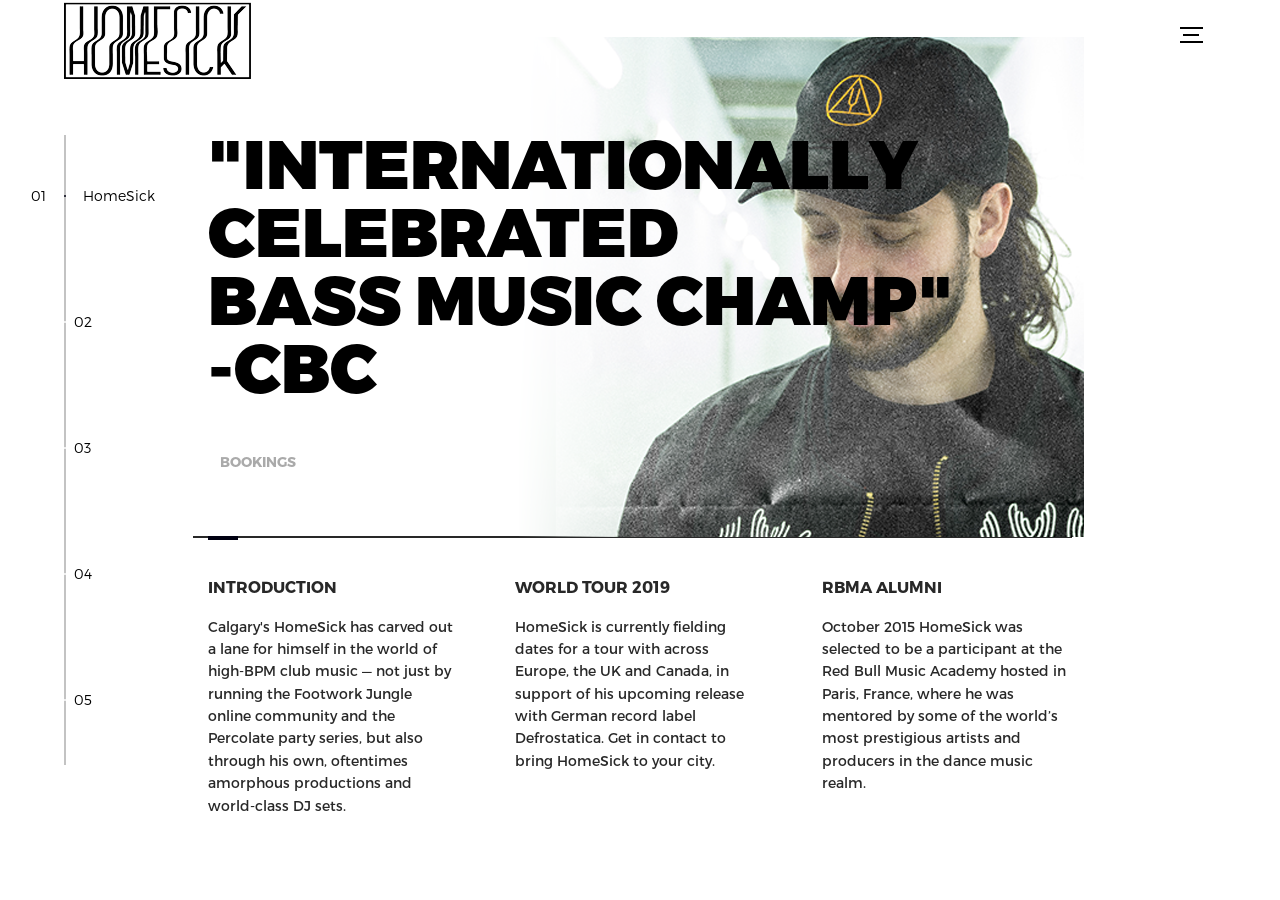
<file: index.html>
<!DOCTYPE html>
<html lang="en">
<head>
  <title>HOMESICK89</title>
  <meta charset="utf-8">
  <meta name="viewport" content="width=device-width, initial-scale=1">
  <meta http-equiv="X-UA-Compatible" content="IE=edge">
  <meta name="description" content="HTML5 website template">
  <meta name="keywords" content="global, template, html, sass, jquery">
  <meta name="author" content="Bucky Maler">
  <link rel="stylesheet" href="assets/css/main.css">
</head>

<body>

<!-- notification for small viewports and landscape oriented smartphones -->
<div class="device-notification">
  <a class="device-notification--logo" href="#0">
    <img src="assets/img/logo.png" alt="HomeSick">
  
  </a>
  <p class="device-notification--message">Please move to a larger screen.</p>
</div>

<div class="perspective effect-rotate-left">
  <div class="container"><div class="outer-nav--return"></div>
    <div id="viewport" class="l-viewport">
      <div class="l-wrapper">
        <header class="header">
          <a class="header--logo" href="#0">
            <img src="assets/img/logo.png" alt="Global">
          
          </a>
          <button class="header--cta cta">Bookings</button>
          <div class="header--nav-toggle">
            <span></span>
          </div>
        </header>
        <nav class="l-side-nav">
          <ul class="side-nav">
            <li class="is-active"><span>HomeSick</span></li>
            <li><span>Releases</span></li>
            <li><span>Press</span></li>
            <li><span>Listen</span></li>
            <li><span>Bookings</span></li>
          </ul>
        </nav>
        <ul class="l-main-content main-content">
          <li class="l-section section section--is-active">
            <div class="intro">
              <div class="intro--banner">
                <h1>"INTERNATIONALLY CELEBRATED<br>BASS MUSIC CHAMP"<br> -CBC</h1>
                <button class="cta">Bookings
                  <svg version="1.1" id="Layer_1" xmlns="http://www.w3.org/2000/svg" xmlns:xlink="http://www.w3.org/1999/xlink" x="0px" y="0px" viewBox="0 0 150 118" style="enable-background:new 0 0 150 118;" xml:space="preserve">
                  <g transform="translate(0.000000,118.000000) scale(0.100000,-0.100000)">
                    <path d="M870,1167c-34-17-55-57-46-90c3-15,81-100,194-211l187-185l-565-1c-431,0-571-3-590-13c-55-28-64-94-18-137c21-20,33-20,597-20h575l-192-193C800,103,794,94,849,39c20-20,39-29,61-29c28,0,63,30,298,262c147,144,272,271,279,282c30,51,23,60-219,304C947,1180,926,1196,870,1167z"/>
                  </g>
                  </svg>
                  <span class="btn-background"></span>
                </button>
                <img src="assets/img/introduction-visual2.png" alt="Welcome">
              </div>
              <div class="intro--options">
                <a href="#0">
                  <h3>INTRODUCTION</h3>
                  <p>Calgary's HomeSick has carved out a lane for himself in the world of high-BPM club music — not just by running the Footwork Jungle online community and the Percolate party series, but also through his own, oftentimes amorphous productions and world-class DJ sets.</p>
                </a>
                <a href="#0">
                  <h3>WORLD TOUR 2019</h3>
                   <p>HomeSick is currently fielding dates for a tour with across Europe, the UK and Canada, in support of his upcoming release with German record label Defrostatica. Get in contact to bring HomeSick to your city.</p>
                </a>
                <a href="#0">
                  <h3>RBMA ALUMNI</h3>
                  <p>October 2015 HomeSick was selected to be a participant at the Red Bull Music Academy hosted in Paris, France, where he was mentored by some of the world’s most prestigious artists and producers in the dance music realm.</p>
                </a>
              </div>
            </div>
          </li>
          <li class="l-section section">
            <div class="work">
              <h2>Releases</h2>
              <div class="work--lockup">
                <ul class="slider">
                  <li class="slider--item slider--item-left">
                    <a href="https://soundcloud.com/foreverhomesick/sets/inside-looking-out" target="_blank">
                      <div class="slider--item-image">
                        <img src="assets/img/work-inside.jpg" alt="Inside Looking Out">
                      </div>
                      <p class="slider--item-title">INSIDE LOOKING OUT (2018)</p>
                      <p class="slider--item-description">2 powerful club tools self-released as a taste of what's to come in 2019.</p>
                    </a>
                  </li>
                  <li class="slider--item slider--item-center">
                   
                      <div class="slider--item-image">
                        <img src="assets/img/work-burnout.jpg" alt="Burnout 2099">
                      </div>
                      <p class="slider--item-title">BURNOUT 2099 (FEBRUARY 2019)</p>
                      <p class="slider--item-description">Debut 12" vinyl record on Germany's Defrostatica Records.</p>
                    
                  </li>
                  <li class="slider--item slider--item-right">
                    <a href="https://fanlink.to/33a" target="_blank">
                      <div class="slider--item-image">
                        <img src="assets/img/work-walk.jpg" alt="Walk">
                      </div>
                      <p class="slider--item-title">WALK (2018)</p>
                      <p class="slider--item-description">A rare dive into the slower side of club music, Walk utlizes pumping synths and strong breaks.</p>
                    </a>
                  </li>
                </ul>
                <div class="slider--prev">
                  <svg version="1.1" id="Layer_1" xmlns="http://www.w3.org/2000/svg" xmlns:xlink="http://www.w3.org/1999/xlink" x="0px" y="0px"
                  viewBox="0 0 150 118" style="enable-background:new 0 0 150 118;" xml:space="preserve">
                  <g transform="translate(0.000000,118.000000) scale(0.100000,-0.100000)">
                    <path d="M561,1169C525,1155,10,640,3,612c-3-13,1-36,8-52c8-15,134-145,281-289C527,41,562,10,590,10c22,0,41,9,61,29
                    c55,55,49,64-163,278L296,510h575c564,0,576,0,597,20c46,43,37,109-18,137c-19,10-159,13-590,13l-565,1l182,180
                    c101,99,187,188,193,199c16,30,12,57-12,84C631,1174,595,1183,561,1169z"/>
                  </g>
                  </svg>
                </div>
                <div class="slider--next">
                  <svg version="1.1" id="Layer_1" xmlns="http://www.w3.org/2000/svg" xmlns:xlink="http://www.w3.org/1999/xlink" x="0px" y="0px" viewBox="0 0 150 118" style="enable-background:new 0 0 150 118;" xml:space="preserve">
                  <g transform="translate(0.000000,118.000000) scale(0.100000,-0.100000)">
                    <path d="M870,1167c-34-17-55-57-46-90c3-15,81-100,194-211l187-185l-565-1c-431,0-571-3-590-13c-55-28-64-94-18-137c21-20,33-20,597-20h575l-192-193C800,103,794,94,849,39c20-20,39-29,61-29c28,0,63,30,298,262c147,144,272,271,279,282c30,51,23,60-219,304C947,1180,926,1196,870,1167z"/>
                  </g>
                  </svg>
                </div>
              </div>
            </div>
          </li>
          <li class="l-section section">
            <div class="about">
              <div class="about--banner">
                <h2>"THE CANADIAN<br>PRODUCER PUTTING<br>THE DIRT BACK<br>INTO BREAKBEAT"<br>-Sónar Music Festival</h2>
                <a href="#0">Press
                  <span>
                    <svg version="1.1" id="Layer_1" xmlns="http://www.w3.org/2000/svg" xmlns:xlink="http://www.w3.org/1999/xlink" x="0px" y="0px" viewBox="0 0 150 118" style="enable-background:new 0 0 150 118;" xml:space="preserve">
                    <g transform="translate(0.000000,118.000000) scale(0.100000,-0.100000)">
                      <path d="M870,1167c-34-17-55-57-46-90c3-15,81-100,194-211l187-185l-565-1c-431,0-571-3-590-13c-55-28-64-94-18-137c21-20,33-20,597-20h575l-192-193C800,103,794,94,849,39c20-20,39-29,61-29c28,0,63,30,298,262c147,144,272,271,279,282c30,51,23,60-219,304C947,1180,926,1196,870,1167z"/>
                    </g>
                    </svg>
                  </span>
                </a>
                <img src="assets/img/about-visual.png" alt="About Us">
              </div>
              <div class="about--options">
                <a href="https://sonar.es/en/2016/artists/homesick" target="_blank">
                  <h3>Sónar</h3>
                </a>
                <a href="https://nmc.ca/cbysk-homesick/" target="_blank">
                  <h3>NMC</h3>
                </a>
                <a href="https://nesthq.com/homesick-dont-look-in-the-trunk-premiere/" target="_blank">
                  <h3>Nest HQ</h3>
                </a>
              </div>
            </div>
          </li>
          <li class="l-section section">
            <div class="contact">
              <div class="contact--lockup">
                <div class="modal">
                  <iframe width="100%" height="450" scrolling="no" frameborder="no" allow="autoplay" src="https://w.soundcloud.com/player/?url=https%3A//api.soundcloud.com/users/46640088&color=%23ff5500&auto_play=false&hide_related=false&show_comments=true&show_user=true&show_reposts=false&show_teaser=true"></iframe>

                </div>
              </div>
            </div>
          </li>
          <li class="l-section section">
            <div class="hire">
              <h2>Bookings</h2>
              <a>Please include your contact info</a>
              <!-- checkout formspree.io for easy form setup -->
               <form action="https://formspree.io/info@homesick89.com"
                 method="POST">
                <h1>name</h1><input type="text" name="name">
                <h1>email</h1><input type="email" name="_replyto">
                <input type="submit" value="Send">
            </form> 
            </div>
          </li>
        </ul>
      </div>
    </div>
  </div>
  <ul class="outer-nav">
    <li class="is-active">Home</li>
    <li>Releases</li>
    <li>Press</li>
    <li>Listen</li>
    <li>Bookings</li>
  </ul>
</div>

<script src="https://ajax.googleapis.com/ajax/libs/jquery/2.2.4/jquery.min.js"></script>
<script>window.jQuery || document.write('<script src="assets/js/vendor/jquery-2.2.4.min.js"><\/script>')</script>
<script src="assets/js/functions-min.js"></script>

</body>
</html>
</file>
<file: assets/css/main.css>
@font-face {
    font-family: 'Montserrat';
    src: url("fonts/Montserrat-Black.eot");
    src: local("☺"), url("fonts/Montserrat-Black.woff") format("woff"), url("fonts/Montserrat-Black.ttf") format("truetype"), url("fonts/Montserrat-Black.svg") format("svg");
    font-weight: 900;
    font-style: normal;
}
@font-face {
    font-family: 'Montserrat';
    src: url("fonts/Montserrat-Bold.eot");
    src: local("☺"), url("fonts/Montserrat-Bold.woff") format("woff"), url("fonts/Montserrat-Bold.ttf") format("truetype"), url("fonts/Montserrat-Bold.svg") format("svg");
    font-weight: 700;
    font-style: normal;
}
@font-face {
    font-family: 'Montserrat';
    src: url("fonts/Montserrat-Regular.eot");
    src: local("☺"), url("fonts/Montserrat-Regular.woff") format("woff"), url("fonts/Montserrat-Regular.ttf") format("truetype"), url("fonts/Montserrat-Regular.svg") format("svg");
    font-weight: 400;
    font-style: normal;
}
@font-face {
    font-family: 'Montserrat';
    src: url("fonts/Montserrat-Light.eot");
    src: local("☺"), url("fonts/Montserrat-Light.woff") format("woff"), url("fonts/Montserrat-Light.ttf") format("truetype"), url("fonts/Montserrat-Light.svg") format("svg");
    font-weight: 300;
    font-style: normal;
}
/*! normalize.css v3.0.2 | MIT License | git.io/normalize */html {
    font-family: sans-serif;
    -ms-text-size-adjust: 100%;
    -webkit-text-size-adjust: 100%}
body {
    margin: 0;
}
article, aside, details, figcaption, figure, footer, header, hgroup, main, menu, nav, section, summary {
    display: block;
}
audio, canvas, progress, video {
    display: inline-block;
    vertical-align: baseline;
}
audio:not([controls]) {
    display: none;
    height: 0;
}
[hidden], template {
    display: none;
}
a {
    background-color: transparent;
}
a:active, a:hover {
    outline: 0;
}
abbr[title] {
    border-bottom: 1px dotted;
}
b, strong {
    font-weight: bold;
}
dfn {
    font-style: italic;
}
h1 {
    font-size: 2em;
    margin: 0.67em 0;
}
mark {
    background: #ff0;
    color: #000;
}
small {
    font-size: 80%}
sub, sup {
    font-size: 75%;
    line-height: 0;
    position: relative;
    vertical-align: baseline;
}
sup {
    top: -0.5em;
}
sub {
    bottom: -0.25em;
}
img {
    border: 0;
}
svg:not(:root) {
    overflow: hidden;
}
figure {
    margin: 1em 40px;
}
hr {
    box-sizing: content-box;
    height: 0;
}
pre {
    overflow: auto;
}
code, kbd, pre, samp {
    font-family: monospace,  monospace;
    font-size: 1em;
}
button, input, optgroup, select, textarea {
    color: #aaa;
    font: inherit;
    margin: 0;
}
button {
    overflow: visible;
}
button, select {
    text-transform: none;
}
button, html input[type="button"], input[type="reset"], input[type="submit"] {
    -webkit-appearance: button;
    cursor: pointer;
}
button[disabled], html input[disabled] {
    cursor: default;
}
button::-moz-focus-inner, input::-moz-focus-inner {
    border: 0;
    padding: 0;
}
input {
    line-height: normal;
}
input[type="checkbox"], input[type="radio"] {
    box-sizing: border-box;
    padding: 0;
}
input[type="number"]::-webkit-inner-spin-button, input[type="number"]::-webkit-outer-spin-button {
    height: auto;
}
input[type="search"] {
    -webkit-appearance: textfield;
    box-sizing: content-box;
}
input[type="search"]::-webkit-search-cancel-button, input[type="search"]::-webkit-search-decoration {
    -webkit-appearance: none;
}
fieldset {
    border: 1px solid #c0c0c0;
    margin: 0 2px;
    padding: 0.35em 0.625em 0.75em;
}
legend {
    border: 0;
    padding: 0;
}
textarea {
    overflow: auto;
}
optgroup {
    font-weight: bold;
}
table {
    border-collapse: collapse;
    border-spacing: 0;
}
td, th {
    padding: 0;
}
::-moz-selection {
    background: #FFF498;
}
::selection {
    background: #FFF498;
}
::-moz-selection {
    background: #FFF498;
}
img::-moz-selection {
    background: transparent;
}
img::selection {
    background: transparent;
}
img::-moz-selection {
    background: transparent;
}
body {
    -webkit-tap-highlight-color: #FFF498;
}
body {
    background-color: #0000000;
    font-size: 14px;
    line-height: 1.6;
    font-family: "Montserrat", sans-serif;
    color: #000;
    -webkit-font-smoothing: antialiased;
    -webkit-text-size-adjust: 100%}
.l-viewport {
    position: relative;
    width: 100%;
    height: 100vh;
    box-shadow: 0 0 45px 5px rgba(0, 0, 0, 0.85);
    overflow: hidden;
}
.l-wrapper {
    position: relative;
    width: 1440px;
    max-width: 90%;
    height: 100%;
    margin: 0 auto;
}
.l-side-nav {
    position: absolute;
    left: 0;
    display: -webkit-box;
    display: -webkit-flex;
    display: -ms-flexbox;
    display: flex;
    height: 100%;
    -webkit-box-align: center;
    -webkit-align-items: center;
    -ms-flex-align: center;
    align-items: center;
}
.l-side-nav::before {
    content: "";
    position: absolute;
    top: 50%;
    left: 0;
    -webkit-transform: translateY(-50%);
    transform: translateY(-50%);
    width: 2px;
    height: 70%;
    max-height: 750px;
    background-color: #555;
    opacity: .35;
    z-index: 10;
}
@media (max-width: 1180px) {
    .l-side-nav {
    display: none;
}
}.l-main-content {
    position: relative;
    width: 100%;
    height: 100%;
    margin: 0;
    padding: 0;
    list-style: none;
}
.l-section {
    position: absolute;
    width: 100%;
    height: 100%}
.device-notification {
    display: none;
    position: fixed;
    top: 0;
    left: 0;
    width: 100%;
    height: 100%;
    -webkit-box-orient: vertical;
    -webkit-box-direction: normal;
    -webkit-flex-direction: column;
    -ms-flex-direction: column;
    flex-direction: column;
    -webkit-box-align: center;
    -webkit-align-items: center;
    -ms-flex-align: center;
    -ms-grid-row-align: center;
    align-items: center;
    -webkit-box-pack: center;
    -webkit-justify-content: center;
    -ms-flex-pack: center;
    justify-content: center;
    background-color: #0c0c0c;
    z-index: 12;
}
.device-notification--logo {
    display: -webkit-box;
    display: -webkit-flex;
    display: -ms-flexbox;
    display: flex;
    -webkit-box-align: center;
    -webkit-align-items: center;
    -ms-flex-align: center;
    align-items: center;
    text-decoration: none;
    color: #fff;
}
.device-notification--logo p {
    margin: 0 0 0 10px;
    font-size: 16px;
    font-weight: 700;
    text-transform: uppercase;
}
.device-notification--message {
    width: 70%;
    margin: 30px 0 0 0;
    font-weight: 700;
    text-align: center;
}
@media (max-width: 767px) and (min-width: 601px) and (max-height: 680px) {
    .device-notification {
    display: -webkit-box;
    display: -webkit-flex;
    display: -ms-flexbox;
    display: flex;
}
}@media (max-width: 600px) and (min-width: 480px) and (max-height: 580px) {
    .device-notification {
    display: -webkit-box;
    display: -webkit-flex;
    display: -ms-flexbox;
    display: flex;
}
}@media (max-width: 736px) and (min-width: 360px) and (orientation: landscape) {
    .device-notification {
    display: -webkit-box;
    display: -webkit-flex;
    display: -ms-flexbox;
    display: flex;
}
}@media(max-width: 359px) {
    .device-notification {
    display: -webkit-box;
    display: -webkit-flex;
    display: -ms-flexbox;
    display: flex;
}
}.section {
    opacity: 0;
    visibility: hidden;
    -webkit-transition: opacity .4s ease-in-out, visibility 0s .4s;
    transition: opacity .4s ease-in-out, visibility 0s .4s;
}
.section--is-active {
    opacity: 1;
    visibility: visible;
    z-index: 1;
    -webkit-transition: opacity .4s ease-in-out .4s;
    transition: opacity .4s ease-in-out .4s;
}
.section--next {
    -webkit-transform: translateY(-45px);
    transform: translateY(-45px);
    -webkit-transition: -webkit-transform .4s ease-in-out;
    transition: -webkit-transform .4s ease-in-out;
    transition: transform .4s ease-in-out;
    transition: transform .4s ease-in-out,  -webkit-transform .4s ease-in-out;
}
.section--prev {
    -webkit-transform: translateY(45px);
    transform: translateY(45px);
    -webkit-transition: -webkit-transform .4s ease-in-out;
    transition: -webkit-transform .4s ease-in-out;
    transition: transform .4s ease-in-out;
    transition: transform .4s ease-in-out,  -webkit-transform .4s ease-in-out;
}
.header {
    position: absolute;
    top: 0;
    left: 0;
    display: -webkit-box;
    display: -webkit-flex;
    display: -ms-flexbox;
    display: flex;
    width: 100%;
    height: 70px;
    -webkit-box-align: center;
    -webkit-align-items: center;
    -ms-flex-align: center;
    align-items: center;
    -webkit-box-pack: justify;
    -webkit-justify-content: space-between;
    -ms-flex-pack: justify;
    justify-content: space-between;
    z-index: 10;
}
.header--logo {
    display: -webkit-box;
    display: -webkit-flex;
    display: -ms-flexbox;
    display: flex;
    -webkit-box-align: center;
    -webkit-align-items: center;
    -ms-flex-align: center;
    align-items: center;
    text-decoration: none;
    color: #000;
}
.header--logo p {
    margin: 0 0 0 10px;
    font-size: 16px;
    font-weight: 700;
    text-transform: uppercase;
}
.header--nav-toggle {
    display: -webkit-box;
    display: -webkit-flex;
    display: -ms-flexbox;
    display: flex;
    width: 50px;
    height: 50px;
    -webkit-box-orient: vertical;
    -webkit-box-direction: normal;
    -webkit-flex-direction: column;
    -ms-flex-direction: column;
    flex-direction: column;
    -webkit-box-align: center;
    -webkit-align-items: center;
    -ms-flex-align: center;
    align-items: center;
    -webkit-box-pack: center;
    -webkit-justify-content: center;
    -ms-flex-pack: center;
    justify-content: center;
    cursor: pointer;
}
.header--nav-toggle span, .header--nav-toggle::before, .header--nav-toggle::after {
    content: "";
    position: relative;
    width: 16px;
    height: 2px;
    background-color: #000;
}
.header--nav-toggle::before {
    bottom: 5px;
    width: 23px;
}
.header--nav-toggle::after {
    top: 5px;
    width: 23px;
}
.header--cta {
    position: absolute;
    top: 50%;
    left: 50%;
    -webkit-transform: translate(-50%,  -50%);
    transform: translate(-50%,  -50%);
    padding: 0 20px;
    line-height: 30px;
    text-decoration: none;
    color: #fff;
    font-weight: 700;
    text-transform: uppercase;
    background-color: #001;
    border: none;
    opacity: 0;
    visibility: hidden;
    -webkit-transition: opacity .4s ease-in-out, visibility 0s .4s;
    transition: opacity .4s ease-in-out, visibility 0s .4s;
}
.header--cta:focus {
    outline: none;
}
.header--cta.is-active {
    opacity: 1;
    visibility: visible;
    -webkit-transition: opacity .4s ease-in-out .4s;
    transition: opacity .4s ease-in-out .4s;
}
@media (max-width: 767px) {
    .header--cta {
    display: none;
}
}.side-nav {
    position: relative;
    display: -webkit-box;
    display: -webkit-flex;
    display: -ms-flexbox;
    display: flex;
    width: 100px;
    height: 70%;
    max-height: 750px;
    -webkit-box-orient: vertical;
    -webkit-box-direction: normal;
    -webkit-flex-direction: column;
    -ms-flex-direction: column;
    flex-direction: column;
    -webkit-justify-content: space-around;
    -ms-flex-pack: distribute;
    justify-content: space-around;
    margin: 0;
    padding: 0;
    list-style-position: inside;
    z-index: 10;
}
.side-nav>li {
    position: relative;
    top: -5px;
    color: #fff;
    font-size: 6px;
    cursor: pointer;
}
.side-nav>li span {
    position: relative;
    top: 3px;
    left: 10px;
    color: #000;
    font-size: 14px;
    font-weight: 300;
    opacity: 0;
    visibility: hidden;
}
.side-nav>li::before {
    position: absolute;
    top: 3px;
    left: 10px;
    color: #000;
    font-size: 14px;
    font-weight: 300;
}
.side-nav li:nth-child(1)::before {
    content: "01"}
.side-nav li:nth-child(2)::before {
    content: "02"}
.side-nav li:nth-child(3)::before {
    content: "03"}
.side-nav li:nth-child(4)::before {
    content: "04"}
.side-nav li:nth-child(5)::before {
    content: "05"}
.side-nav li.is-active {
    color: #001;
    -webkit-transition: color .4s ease-in-out;
    transition: color .4s ease-in-out;
}
.side-nav li.is-active span {
    opacity: 1;
    visibility: visible;
    -webkit-transition: opacity .4s ease-in-out;
    transition: opacity .4s ease-in-out;
}
.side-nav li.is-active::before {
    left: -33px;
    color: #000;
}
.intro {
    position: relative;
    display: -webkit-box;
    display: -webkit-flex;
    display: -ms-flexbox;
    display: flex;
    width: 900px;
    max-width: 75%;
    height: 100%;
    -webkit-box-orient: vertical;
    -webkit-box-direction: normal;
    -webkit-flex-direction: column;
    -ms-flex-direction: column;
    flex-direction: column;
    -webkit-box-pack: center;
    -webkit-justify-content: center;
    -ms-flex-pack: center;
    justify-content: center;
    margin: 0 auto;
}
@media (max-width: 1180px) {
    .intro {
    max-width: 100%}
}.intro--banner {
    position: relative;
    height: 475px;
}
.intro--banner::before {
    content: "";
    position: absolute;
    bottom: 20px;
    left: -15px;
    right: 0;
    height: 2px;
    background-color: #282828;
}
.intro--banner::after {
    content: "";
    position: absolute;
    bottom: 18px;
    left: 0;
    width: 30px;
    height: 4px;
    background-color: #001;
}
.intro--banner h1 {
    position: relative;
    font-size: 68px;
    word-wrap: break-word;
    font-weight: 900;
    line-height: 1;
    z-index: 1;
}
.intro--banner button {
    position: relative;
    padding: 5px 17px 5px 12px;
    font-weight: 700;
    text-transform: uppercase;
    background-color: transparent;
    border: none;
}
.intro--banner button .btn-background {
    position: absolute;
    top: 0;
    left: 23px;
    right: 0;
    height: 100%;
    background-color: ##9f9f9f;
    z-index: -1;
    -webkit-transition: left .2s ease-in-out;
    transition: left .2s ease-in-out;
}
.intro--banner button:hover .btn-background {
    left: 0;
}
.intro--banner button:focus {
    outline: none;
}
.intro--banner button svg {
    position: relative;
    left: 5px;
    width: 15px;
    fill: #fff;
}
.intro--banner img {
    position: absolute;
    bottom: 21px;
    right: -12px;
}
.intro--options {
    display: -webkit-box;
    display: -webkit-flex;
    display: -ms-flexbox;
    display: flex;
    -webkit-box-pack: justify;
    -webkit-justify-content: space-between;
    -ms-flex-pack: justify;
    justify-content: space-between;
    margin: 0;
    padding: 0;
    list-style: none;
}
.intro--options>a {
    max-width: 250px;
    text-decoration: none;
    color: #282828;
    -webkit-transition: color .2s ease-in-out;
    transition: color .2s ease-in-out;
}
.intro--options>a:hover {
    color: #000;
}
.intro--options h3 {
    font-size: 16px;
    text-transform: uppercase;
}
.intro--options p {
    margin-bottom: 0;
}
@media (max-width: 900px) {
    .intro--banner {
    height: 380px;
}
.intro--banner h1 {
    font-size: 55px;
}
.intro--banner img {
    width: 430px;
}
.intro--options>a {
    margin-right: 30px;
}
.intro--options>a:last-child {
    margin-right: 0;
}
}@media (max-width: 767px) {
    .intro--banner {
    height: 305px;
}
.intro--banner h1 {
    font-size: 44px;
}
.intro--banner img {
    width: 330px;
}
.intro--options {
    display: block;
}
.intro--options>a {
    display: block;
    max-width: 100%;
    margin: 0 0 30px 0;
}
.intro--options>a:last-child {
    margin-bottom: 0;
}
}@media (max-width: 600px) {
    .intro--banner {
    height: 360px;
}
.intro--banner h1 {
    font-size: 45px;
}
.intro--banner img {
    display: none;
}
}@media (max-width: 600px) and (max-height: 750px) {
    .intro--banner {
    height: auto;
}
.intro--banner::before, .intro--banner::after {
    display: none;
}
.intro--banner h1 {
    margin-top: 0;
}
.intro--options {
    display: none;
}
}.work {
    position: relative;
    display: -webkit-box;
    display: -webkit-flex;
    display: -ms-flexbox;
    display: flex;
    width: 960px;
    max-width: 80%;
    height: 100%;
    -webkit-box-orient: vertical;
    -webkit-box-direction: normal;
    -webkit-flex-direction: column;
    -ms-flex-direction: column;
    flex-direction: column;
    -webkit-box-pack: center;
    -webkit-justify-content: center;
    -ms-flex-pack: center;
    justify-content: center;
    margin: 0 auto;
}
@media (max-width: 1180px) {
    .work {
    max-width: 100%}
}.work h2 {
    margin: 0 0 20px 0;
    font-size: 30px;
    text-align: center;
}
.work--lockup {
    position: relative;
}
.work--lockup .slider {
    position: relative;
    display: -webkit-box;
    display: -webkit-flex;
    display: -ms-flexbox;
    display: flex;
    width: 80%;
    margin: 0 auto;
    padding: 0;
    list-style: none;
}
.work--lockup .slider--item {
    position: absolute;
    display: none;
    text-align: center;
}
.work--lockup .slider--item a {
    text-decoration: none;
    color: #000;
}
.work--lockup .slider--item-title {
    margin-top: 10px;
    font-size: 12px;
    font-weight: 700;
    text-transform: uppercase;
}
.work--lockup .slider--item-description {
    display: none;
    max-width: 250px;
    margin: 0 auto;
}
.work--lockup .slider--item-image {
    width: 150px;
    height: 150px;
    margin: 0 auto;
    border-radius: 50%;
    overflow: hidden;
}
.work--lockup .slider--item-image img {
    width: 100%}
.work--lockup .slider--item-left {
    top: 50%;
    left: 0;
    -webkit-transform: translateY(-50%);
    transform: translateY(-50%);
    display: block;
}
.work--lockup .slider--item-right {
    top: 50%;
    right: 0;
    -webkit-transform: translateY(-50%);
    transform: translateY(-50%);
    display: block;
}
.work--lockup .slider--item-center {
    position: relative;
    top: 30px;
    left: 50%;
    -webkit-transform: translateX(-50%);
    transform: translateX(-50%);
    display: block;
}
.work--lockup .slider--item-center a {
    color: #000;
}
.work--lockup .slider--item-center .slider--item-title {
    margin-top: 25px;
    font-size: 16px;
}
.work--lockup .slider--item-center .slider--item-description {
    display: block;
}
.work--lockup .slider--item-center .slider--item-image {
    width: 300px;
    height: 300px;
}
.work--lockup .slider--next, .work--lockup .slider--prev {
    position: absolute;
    top: 160px;
    display: -webkit-box;
    display: -webkit-flex;
    display: -ms-flexbox;
    display: flex;
    width: 50px;
    height: 50px;
    -webkit-box-align: center;
    -webkit-align-items: center;
    -ms-flex-align: center;
    align-items: center;
    -webkit-box-pack: center;
    -webkit-justify-content: center;
    -ms-flex-pack: center;
    justify-content: center;
    background-color: #282828;
    border-radius: 50%;
    cursor: pointer;
}
.work--lockup .slider--next svg, .work--lockup .slider--prev svg {
    width: 20px;
    fill: #fff;
}
.work--lockup .slider--next {
    right: 0;
}
.work--lockup .slider--prev {
    left: 0;
}
@media (max-width: 900px) {
    .work--lockup .slider--item-image {
    width: 120px;
    height: 120px;
}
.work--lockup .slider--item-center .slider--item-image {
    width: 240px;
    height: 240px;
}
.work--lockup .slider--next, .work--lockup .slider--prev {
    top: 130px;
}
}@media (max-width: 767px) {
    .work--lockup .slider {
    width: 75%}
.work--lockup .slider--item-image {
    width: 90px;
    height: 90px;
}
.work--lockup .slider--item-center .slider--item-image {
    width: 190px;
    height: 190px;
}
.work--lockup .slider--next, .work--lockup .slider--prev {
    top: 105px;
}
}@media (max-width: 600px) {
    .work--lockup .slider {
    width: auto;
}
.work--lockup .slider--item-left, .work--lockup .slider--item-right {
    display: none;
}
}.about {
    position: relative;
    display: -webkit-box;
    display: -webkit-flex;
    display: -ms-flexbox;
    display: flex;
    width: 900px;
    max-width: 75%;
    height: 100%;
    -webkit-box-orient: vertical;
    -webkit-box-direction: normal;
    -webkit-flex-direction: column;
    -ms-flex-direction: column;
    flex-direction: column;
    -webkit-box-pack: center;
    -webkit-justify-content: center;
    -ms-flex-pack: center;
    justify-content: center;
    margin: 0 auto;
}
@media (max-width: 1180px) {
    .about {
    max-width: 100%}
}.about--banner {
    position: relative;
    height: 475px;
}
.about--banner::before {
    content: "";
    position: absolute;
    top: 20px;
    left: 200px;
    -webkit-transform: rotate(-25deg);
    transform: rotate(-25deg);
    border: 5px solid #001;
    border-right-color: transparent;
    border-bottom-color: transparent;
}
.about--banner::after {
    content: "";
    position: absolute;
    top: 75px;
    left: 400px;
    -webkit-transform: rotate(45deg);
    transform: rotate(45deg);
    width: 10px;
    height: 10px;
    background-color: #001;
}
.about--banner h2 {
    position: relative;
    margin-top: 35px;
    font-size: 68px;
    font-weight: 900;
    line-height: 1;
    z-index: 1;
}
.about--banner h2::before {
    content: "";
    position: absolute;
    top: 60px;
    left: 268px;
    width: 30px;
    height: 30px;
    background-color: #001;
    border-radius: 50%}
.about--banner h2::after {
    content: "";
    position: absolute;
    top: 255px;
    left: 255px;
    width: 10px;
    height: 10px;
    background-color: #001;
}
.about--banner a {
    padding: 5px 17px 5px 0;
    text-decoration: none;
    color: #000;
    font-weight: 700;
    text-transform: uppercase;
    background-color: transparent;
}
.about--banner a:hover svg {
    left: 10px;
}
.about--banner a svg {
    position: relative;
    left: 5px;
    width: 15px;
    fill: #fff;
    -webkit-transition: left .2s ease-in-out;
    transition: left .2s ease-in-out;
}
.about--banner img {
    position: absolute;
    bottom: -90px;
    right: -12px;
}
.about--options {
    display: -webkit-box;
    display: -webkit-flex;
    display: -ms-flexbox;
    display: flex;
    max-width: 600px;
    -webkit-box-pack: justify;
    -webkit-justify-content: space-between;
    -ms-flex-pack: justify;
    justify-content: space-between;
    margin: 0;
    padding: 0;
    list-style: none;
}
.about--options>a {
    position: relative;
    width: 150px;
    height: 75px;
    text-decoration: none;
    color: #000;
    border: 10px solid #001;
    background-position: center;
    background-size: cover;
    background-repeat: no-repeat;
}
.about--options>a:nth-child(1) {
    background-image: url("../img/about-winners.jpg");
}
.about--options>a:nth-child(2) {
    background-image: url("../img/about-philosophy.jpg");
}
.about--options>a:nth-child(3) {
    background-image: url("../img/about-history.jpg");
}
.about--options>a:hover h3 {
    bottom: -50px;
}
.about--options h3 {
    position: absolute;
    bottom: -38px;
    left: 10px;
    font-size: 16px;
    text-transform: uppercase;
    -webkit-transition: bottom .2s ease-in-out, left .2s ease-in-out;
    transition: bottom .2s ease-in-out, left .2s ease-in-out;
}
@media (max-width: 767px) {
    .about--banner {
    height: 305px;
}
.about--banner::before {
    top: 0;
    left: 125px;
}
.about--banner::after {
    top: 35px;
    left: 260px;
}
.about--banner h2 {
    margin-top: 10px;
    font-size: 44px;
}
.about--banner h2::before {
    top: 28px;
    left: 168px;
}
.about--banner h2::after {
    top: 163px;
    left: 163px;
}
.about--banner img {
    width: 315px;
}
}@media (max-width: 600px) {
    .about--banner {
    height: auto;
}
.about--banner::before {
    left: 155px;
}
.about--banner::after {
    left: 310px;
}
.about--banner h2 {
    margin-top: 0;
    font-size: 35px;
}
.about--banner h2::before {
    top: 43px;
    left: 214px;
}
.about--banner h2::after {
    top: 205px;
    left: 205px;
}
.about--banner img {
    display: none;
}
.about--options {
    display: none;
}
}.contact {
    position: fixed;
    top: 0;
    left: 0;
    width: 100%;
    height: 100%;
    background-image: url("../img/contact-visual.png");
    background-position: center;
    background-size: cover;
    background-repeat: no-repeat;
}
.contact--lockup {
    position: relative;
    display: -webkit-box;
    display: -webkit-flex;
    display: -ms-flexbox;
    display: flex;
    width: 900px;
    max-width: 75%;
    height: 100%;
    -webkit-box-align: center;
    -webkit-align-items: center;
    -ms-flex-align: center;
    align-items: center;
    -webkit-box-pack: end;
    -webkit-justify-content: flex-end;
    -ms-flex-pack: end;
    justify-content: flex-end;
    margin: 0 auto;
}
@media (max-width: 1180px) {
    .contact--lockup {
    max-width: 90%}
}@media (max-width: 767px) {
    .contact--lockup {
    -webkit-box-pack: center;
    -webkit-justify-content: center;
    -ms-flex-pack: center;
    justify-content: center;
}
}.contact--lockup .modal {
    padding: 45px 45px;
    text-align: center;
    background-color: #0c0c0c;
    box-shadow: 0 0 30px 0 rgba(0, 0, 0, 0.75);
}
.contact--lockup .modal--information p, .contact--lockup .modal--information a {
    display: block;
    margin: 14px 0;
    text-decoration: none;
    color: #fff;
    font-weight: 700;
}
.contact--lockup .modal--information p {
    margin-top: 0;
}
.contact--lockup .modal--options {
    margin: 0;
    padding: 0;
    list-style: none;
}
.contact--lockup .modal--options>li {
    width: 130px;
    margin: 0 auto 25px auto;
}
.contact--lockup .modal--options li:nth-child(1) {
    background-color: #1769ff;
}
.contact--lockup .modal--options li:nth-child(2) {
    background-color: #ea4c89;
}
.contact--lockup .modal--options li:nth-child(3) {
    margin-bottom: 0;
    background-color: #001;
    text-transform: uppercase;
}
.contact--lockup .modal--options a {
    display: block;
    width: 100%;
    padding: 8px 0;
    text-decoration: none;
    color: #000;
    font-weight: 700;
}
.hire {
    position: relative;
    display: -webkit-box;
    display: -webkit-flex;
    display: -ms-flexbox;
    display: flex;
    width: 700px;
    max-width: 75%;
    height: 100%;
    -webkit-box-orient: vertical;
    -webkit-box-direction: normal;
    -webkit-flex-direction: column;
    -ms-flex-direction: column;
    flex-direction: column;
    -webkit-box-pack: center;
    -webkit-justify-content: center;
    -ms-flex-pack: center;
    justify-content: center;
    margin: 0 auto;
}
@media (max-width: 1180px) {
    .hire {
    max-width: 100%}
}.hire h2 {
    margin: 0 0 20px 0;
    font-size: 30px;
    text-align: center;
}
.work-request {
    display: -webkit-box;
    display: -webkit-flex;
    display: -ms-flexbox;
    display: flex;
    width: 100%;
    -webkit-box-orient: vertical;
    -webkit-box-direction: normal;
    -webkit-flex-direction: column;
    -ms-flex-direction: column;
    flex-direction: column;
    -webkit-box-align: center;
    -webkit-align-items: center;
    -ms-flex-align: center;
    align-items: center;
    color: #000;
}
.work-request input[type="submit"] {
    width: 400px;
    max-width: 100%;
    line-height: 50px;
    font-size: 16px;
    font-weight: 700;
    text-transform: uppercase;
    background-color: #001;
    border: none;
    border-radius: 0;
}
.work-request input[type="submit"]:focus {
    outline: none;
}
.work-request--options {
    display: -webkit-box;
    display: -webkit-flex;
    display: -ms-flexbox;
    display: flex;
    width: 100%;
    -webkit-box-orient: vertical;
    -webkit-box-direction: normal;
    -webkit-flex-direction: column;
    -ms-flex-direction: column;
    flex-direction: column;
    -webkit-box-align: center;
    -webkit-align-items: center;
    -ms-flex-align: center;
    align-items: center;
    margin: 30px 0;
}
.work-request--options .options-a {
    display: -webkit-box;
    display: -webkit-flex;
    display: -ms-flexbox;
    display: flex;
    width: 100%;
    -webkit-box-pack: justify;
    -webkit-justify-content: space-between;
    -ms-flex-pack: justify;
    justify-content: space-between;
}
.work-request--options .options-b {
    display: -webkit-box;
    display: -webkit-flex;
    display: -ms-flexbox;
    display: flex;
    width: 72%;
    -webkit-flex-wrap: wrap;
    -ms-flex-wrap: wrap;
    flex-wrap: wrap;
    -webkit-justify-content: space-around;
    -ms-flex-pack: distribute;
    justify-content: space-around;
}
.work-request--options label {
    display: block;
    width: 200px;
    margin-bottom: 30px;
    line-height: 50px;
    font-size: 16px;
    font-weight: 700;
    text-align: center;
    border: 2px solid #fff;
    cursor: pointer;
    -webkit-transition: background-color .2s ease-in-out, border-color .2s ease-in-out;
    transition: background-color .2s ease-in-out, border-color .2s ease-in-out;
}
.work-request--options label svg {
    position: relative;
    left: -5px;
    width: 0;
    fill: #fff;
    -webkit-transition: width .2s ease-in-out;
    transition: width .2s ease-in-out;
}
.work-request--options input[type="checkbox"] {
    display: none;
}
.work-request--options input[type="checkbox"]:checked+label {
    background-color: #001;
    border-color: #001;
}
.work-request--options input[type="checkbox"]:checked+label svg {
    width: 15px;
}
.work-request--information {
    display: -webkit-box;
    display: -webkit-flex;
    display: -ms-flexbox;
    display: flex;
    width: 100%;
    -webkit-box-pack: justify;
    -webkit-justify-content: space-between;
    -ms-flex-pack: justify;
    justify-content: space-between;
    margin-bottom: 60px;
}
.work-request--information .information-name, .work-request--information .information-email {
    position: relative;
    width: 45%;
    height: 50px;
    font-size: 30px;
    font-weight: 300;
}
.work-request--information input[type="text"], .work-request--information input[type="email"] {
    width: 100%;
    padding: 0 0 5px 0;
    background-color: transparent;
    border: none;
    border-bottom: 1px solid #fff;
    border-radius: 0;
}
.work-request--information input[type="text"]:focus, .work-request--information input[type="email"]:focus {
    outline: none;
    background-color: #0c0c0c;
}
.work-request--information label {
    position: absolute;
    top: 0;
    left: 0;
    pointer-events: none;
    -webkit-transition: top .2s ease-in-out, font-size .2s ease-in-out;
    transition: top .2s ease-in-out, font-size .2s ease-in-out;
}
.work-request--information input:focus+label, .work-request--information input.has-value+label {
    top: -15px;
    font-size: 14px;
}
@media (max-width: 767px) {
    .work-request--options {
    -webkit-box-orient: horizontal;
    -webkit-box-direction: normal;
    -webkit-flex-direction: row;
    -ms-flex-direction: row;
    flex-direction: row;
    -webkit-justify-content: space-around;
    -ms-flex-pack: distribute;
    justify-content: space-around;
}
.work-request--options .options-a, .work-request--options .options-b {
    display: block;
    width: auto;
}
}@media (max-width: 600px) {
    .work-request--options {
    margin: 20px 0;
}
}@media (max-width: 600px) and (max-width: 415px) {
    .work-request--options {
    -webkit-box-pack: justify;
    -webkit-justify-content: space-between;
    -ms-flex-pack: justify;
    justify-content: space-between;
}
}@media (max-width: 600px) {
    .work-request--options label {
    width: 150px;
    margin-bottom: 15px;
    font-size: 14px;
}
.work-request--options input[type="checkbox"]:checked+label svg {
    width: 12px;
}
.work-request--information {
    margin-bottom: 30px;
}
.work-request--information .information-name, .work-request--information .information-email {
    height: 40px;
    font-size: 24px;
}
}.perspective {
    position: relative;
    width: 100%;
    height: 100%;
    overflow: hidden;
}
.perspective--modalview {
    position: fixed;
    -webkit-perspective: 1500px;
    perspective: 1500px;
}
.container {
    position: relative;
    -webkit-transform: translateZ(0) translateX(0) rotateY(0deg);
    transform: translateZ(0) translateX(0) rotateY(0deg);
    min-height: 100%;
    outline: 30px solid #b8b8b8;
    -webkit-transition: -webkit-transform .4s;
    transition: -webkit-transform .4s;
    transition: transform .4s;
    transition: transform .4s,  -webkit-transform .4s;
}
.modalview .container {
    position: absolute;
    width: 100%;
    height: 100%;
    overflow: hidden;
    -webkit-backface-visibility: hidden;
    backface-visibility: hidden;
}
.effect-rotate-left .container {
    -webkit-transform-origin: 0% 50%;
    transform-origin: 0% 50%;
    -webkit-transition: -webkit-transform .4s;
    transition: -webkit-transform .4s;
    transition: transform .4s;
    transition: transform .4s,  -webkit-transform .4s;
}
.effect-rotate-left--animate .container {
    -webkit-transform: translateZ(-1800px) translateX(-50%) rotateY(45deg);
    transform: translateZ(-1800px) translateX(-50%) rotateY(45deg);
    outline: 30px solid #001;
}
.outer-nav {
    position: absolute;
    top: 50%;
    left: 55%;
    -webkit-transform: translateY(-50%);
    transform: translateY(-50%);
    -webkit-transform-style: preserve-3d;
    transform-style: preserve-3d;
    margin: 0;
    padding: 0;
    list-style: none;
    text-align: center;
    visibility: hidden;
    -webkit-transition: visibility 0s .2s;
    transition: visibility 0s .2s;
}
.outer-nav.is-vis {
    visibility: visible;
}
.outer-nav--return {
    position: absolute;
    top: 0;
    left: 0;
    width: 100%;
    height: 100%;
    display: none;
    cursor: pointer;
    z-index: 11;
}
.outer-nav--return.is-vis {
    display: block;
}
.outer-nav>li {
    -webkit-transform-style: preserve-3d;
    transform-style: preserve-3d;
    -webkit-transform: translateX(350px) translateZ(-1000px);
    transform: translateX(350px) translateZ(-1000px);
    font-size: 55px;
    font-weight: 900;
    opacity: 0;
    cursor: pointer;
    -webkit-transition: opacity .2s, -webkit-transform .2s;
    transition: opacity .2s, -webkit-transform .2s;
    transition: transform .2s, opacity .2s;
    transition: transform .2s, opacity .2s, -webkit-transform .2s;
}
.outer-nav>li.is-vis {
    -webkit-transform: translateX(0) translateZ(0);
    transform: translateX(0) translateZ(0);
    opacity: 1;
    -webkit-transition: opacity .4s, -webkit-transform .4s;
    transition: opacity .4s, -webkit-transform .4s;
    transition: transform .4s, opacity .4s;
    transition: transform .4s, opacity .4s, -webkit-transform .4s;
}
.outer-nav>li::before {
    content: "";
    position: absolute;
    top: 50%;
    left: 50%;
    -webkit-transform: translate(-50%,  -25%);
    transform: translate(-50%,  -25%);
    width: 110%;
    height: 15px;
    opacity: 0;
    background-color: #001;
}
.outer-nav>li.is-active::before {
    opacity: 1;
}
@media (max-width: 767px) {
    .outer-nav>li {
    font-size: 44px;
}
}@media (max-width: 600px) {
    .outer-nav>li {
    font-size: 34px;
}
}.outer-nav li.is-vis:nth-child(2) {
    -webkit-transition-delay: .04s;
    transition-delay: .04s;
}
.outer-nav li.is-vis:nth-child(3) {
    -webkit-transition-delay: .08s;
    transition-delay: .08s;
}
.outer-nav li.is-vis:nth-child(4) {
    -webkit-transition-delay: .12s;
    transition-delay: .12s;
}
.outer-nav li.is-vis:nth-child(5) {
    -webkit-transition-delay: .16s;
    transition-delay: .16s;
}
</file>
